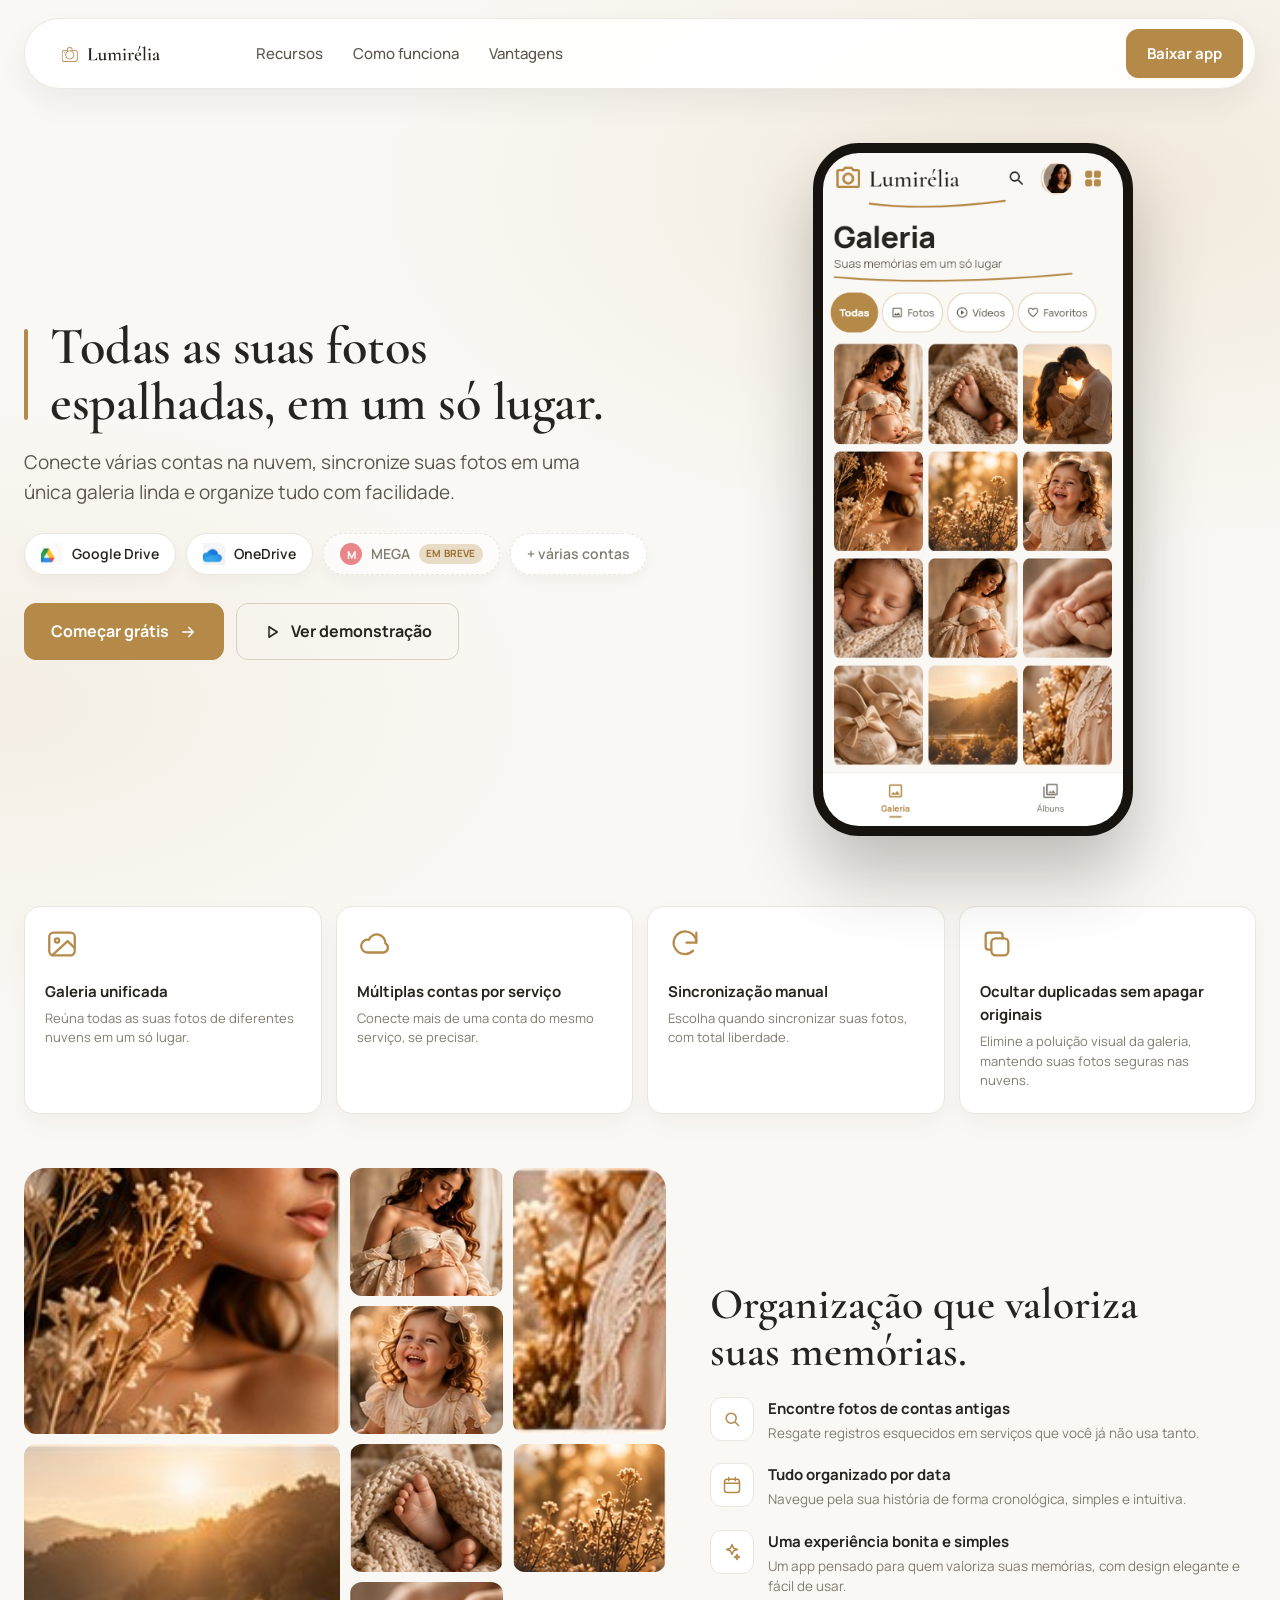
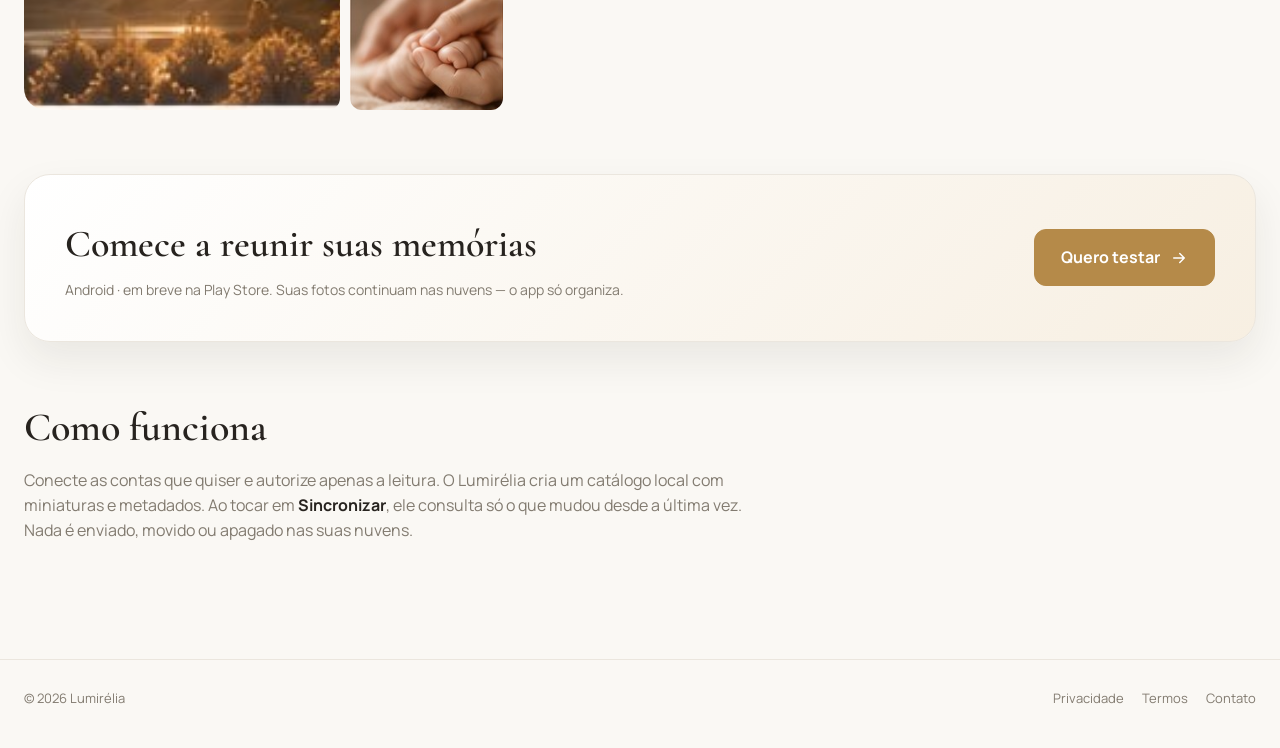
<file: index.html>
<!DOCTYPE html>
<html lang="pt-BR">
<head>
  <meta charset="utf-8" />
  <meta name="viewport" content="width=device-width, initial-scale=1" />
  <title>Lumirélia — todas as suas fotos em um só lugar</title>
  <meta name="description" content="Conecte várias contas na nuvem, sincronize suas fotos em uma única galeria e oculte duplicadas sem apagar originais." />
  <link rel="icon" href="assets/logo-mark.png" />
  <link rel="stylesheet" href="styles.css" />
</head>
<body>
  <div class="nav-wrap">
    <div class="nav">
      <a class="brand" href="index.html" aria-label="Lumirélia">
        <img src="assets/logo-horizontal.png" alt="Lumirélia" />
      </a>
      <nav class="nav-links">
        <a href="#recursos">Recursos</a>
        <a href="#como-funciona">Como funciona</a>
        <a href="#vantagens">Vantagens</a>
      </nav>
      <div class="nav-cta">
        <a class="btn nav-btn" href="#download">Baixar app</a>
      </div>
    </div>
  </div>

  <main>
    <section class="hero">
      <div class="hero-copy">
        <h1>Todas as suas fotos espalhadas, em um só lugar.</h1>
        <p class="lead">Conecte várias contas na nuvem, sincronize suas fotos em uma única galeria linda e organize tudo com facilidade.</p>

        <div class="providers" aria-label="Provedores suportados">
          <span class="pill"><img src="assets/provider-google.png" alt="" />Google Drive</span>
          <span class="pill"><img src="assets/provider-onedrive.png" alt="" />OneDrive</span>
          <span class="pill soon"><span class="mega">M</span>MEGA <small>em breve</small></span>
          <span class="pill dashed">+ várias contas</span>
        </div>

        <div class="cta">
          <a class="btn" href="#download">
            Começar grátis
            <svg class="icon" viewBox="0 0 24 24" fill="none" stroke="currentColor" stroke-width="2" stroke-linecap="round" stroke-linejoin="round"><path d="M5 12h14M13 6l6 6-6 6"/></svg>
          </a>
          <a class="btn ghost" href="#vantagens">
            <svg class="icon" viewBox="0 0 24 24" fill="none" stroke="currentColor" stroke-width="2" stroke-linejoin="round"><path d="M8 5v14l11-7z"/></svg>
            Ver demonstração
          </a>
        </div>
      </div>

      <div class="hero-phone">
        <div class="phone">
          <img src="assets/app-screenshot.png" alt="Galeria do aplicativo Lumirélia" />
        </div>
      </div>
    </section>

    <section class="features" id="recursos">
      <article class="feature">
        <svg class="ico" viewBox="0 0 24 24" fill="none" stroke="currentColor" stroke-width="1.6" stroke-linecap="round" stroke-linejoin="round">
          <rect x="3" y="4" width="18" height="16" rx="3"/>
          <circle cx="8.5" cy="9.5" r="1.5"/>
          <path d="M21 15l-5-5L5 20"/>
        </svg>
        <h3>Galeria unificada</h3>
        <p>Reúna todas as suas fotos de diferentes nuvens em um só lugar.</p>
      </article>

      <article class="feature">
        <svg class="ico" viewBox="0 0 24 24" fill="none" stroke="currentColor" stroke-width="1.6" stroke-linecap="round" stroke-linejoin="round">
          <path d="M7.5 18a4.5 4.5 0 1 1 .9-8.9A6 6 0 0 1 20 11.5 3.5 3.5 0 0 1 19 18z"/>
        </svg>
        <h3>Múltiplas contas por serviço</h3>
        <p>Conecte mais de uma conta do mesmo serviço, se precisar.</p>
      </article>

      <article class="feature">
        <svg class="ico" viewBox="0 0 24 24" fill="none" stroke="currentColor" stroke-width="1.6" stroke-linecap="round" stroke-linejoin="round">
          <path d="M20 11a8 8 0 1 0-2.3 5.7"/>
          <path d="M20 4v7h-7"/>
        </svg>
        <h3>Sincronização manual</h3>
        <p>Escolha quando sincronizar suas fotos, com total liberdade.</p>
      </article>

      <article class="feature">
        <svg class="ico" viewBox="0 0 24 24" fill="none" stroke="currentColor" stroke-width="1.6" stroke-linecap="round" stroke-linejoin="round">
          <rect x="8" y="8" width="12" height="12" rx="3"/>
          <path d="M16 8V6a2 2 0 0 0-2-2H6a2 2 0 0 0-2 2v8a2 2 0 0 0 2 2h2"/>
        </svg>
        <h3>Ocultar duplicadas sem apagar originais</h3>
        <p>Elimine a poluição visual da galeria, mantendo suas fotos seguras nas nuvens.</p>
      </article>
    </section>

    <section class="showcase" id="vantagens">
      <div class="mosaic">
        <img class="wide" src="assets/photo_04.jpg" alt="Família ao ar livre" />
        <img src="assets/photo_01.jpg" alt="Ensaio de gestante" />
        <img class="tall" src="assets/photo_12.jpg" alt="Detalhe de renda" />
        <img src="assets/photo_06.jpg" alt="Criança sorrindo" />
        <img class="wide" src="assets/photo_11.jpg" alt="Pôr do sol no lago" />
        <img src="assets/photo_02.jpg" alt="Pés de bebê" />
        <img src="assets/photo_05.jpg" alt="Flores douradas" />
        <img src="assets/photo_09.jpg" alt="Pôr do sol" />
      </div>

      <div>
        <h2>Organização que valoriza suas memórias.</h2>
        <div class="org">
          <div class="org-item">
            <span class="ico">
              <svg viewBox="0 0 24 24" fill="none" stroke="currentColor" stroke-width="1.8" stroke-linecap="round">
                <circle cx="11" cy="11" r="6"/><path d="M20 20l-4-4"/>
              </svg>
            </span>
            <div>
              <h3>Encontre fotos de contas antigas</h3>
              <p>Resgate registros esquecidos em serviços que você já não usa tanto.</p>
            </div>
          </div>

          <div class="org-item">
            <span class="ico">
              <svg viewBox="0 0 24 24" fill="none" stroke="currentColor" stroke-width="1.8" stroke-linecap="round">
                <rect x="3" y="5" width="18" height="16" rx="3"/><path d="M8 3v4M16 3v4M3 10h18"/>
              </svg>
            </span>
            <div>
              <h3>Tudo organizado por data</h3>
              <p>Navegue pela sua história de forma cronológica, simples e intuitiva.</p>
            </div>
          </div>

          <div class="org-item">
            <span class="ico">
              <svg viewBox="0 0 24 24" fill="none" stroke="currentColor" stroke-width="1.8" stroke-linecap="round" stroke-linejoin="round">
                <path d="M12 3l1.9 4.6L18.5 9l-4.6 1.4L12 15l-1.9-4.6L5.5 9l4.6-1.4z"/>
                <path d="M18 15l.9 2.1L21 18l-2.1.9L18 21l-.9-2.1L15 18l2.1-.9z"/>
              </svg>
            </span>
            <div>
              <h3>Uma experiência bonita e simples</h3>
              <p>Um app pensado para quem valoriza suas memórias, com design elegante e fácil de usar.</p>
            </div>
          </div>
        </div>
      </div>
    </section>

    <section class="download" id="download">
      <div>
        <h2>Comece a reunir suas memórias</h2>
        <p>Android · em breve na Play Store. Suas fotos continuam nas nuvens — o app só organiza.</p>
      </div>
      <a class="btn" href="mailto:farmalefdias44@outlook.com?subject=Lumir%C3%A9lia%20-%20quero%20testar">
        Quero testar
        <svg class="icon" viewBox="0 0 24 24" fill="none" stroke="currentColor" stroke-width="2" stroke-linecap="round" stroke-linejoin="round"><path d="M5 12h14M13 6l6 6-6 6"/></svg>
      </a>
    </section>

    <section id="como-funciona" style="margin-top: 54px;">
      <h2 style="font-family:'Cormorant',Georgia,serif;font-weight:600;font-size:clamp(30px,3.4vw,40px);margin:0 0 10px;">Como funciona</h2>
      <p style="max-width:720px;color:var(--muted);margin:0;">
        Conecte as contas que quiser e autorize apenas a leitura. O Lumirélia cria um catálogo
        local com miniaturas e metadados. Ao tocar em <strong style="color:var(--ink)">Sincronizar</strong>,
        ele consulta só o que mudou desde a última vez. Nada é enviado, movido ou apagado nas suas nuvens.
      </p>
    </section>
  </main>

  <footer>
    <div class="footer-inner">
      <span>© 2026 Lumirélia</span>
      <div class="footer-links">
        <a href="privacidade.html">Privacidade</a>
        <a href="termos.html">Termos</a>
        <a href="mailto:farmalefdias44@outlook.com">Contato</a>
      </div>
    </div>
  </footer>
</body>
</html>
</file>
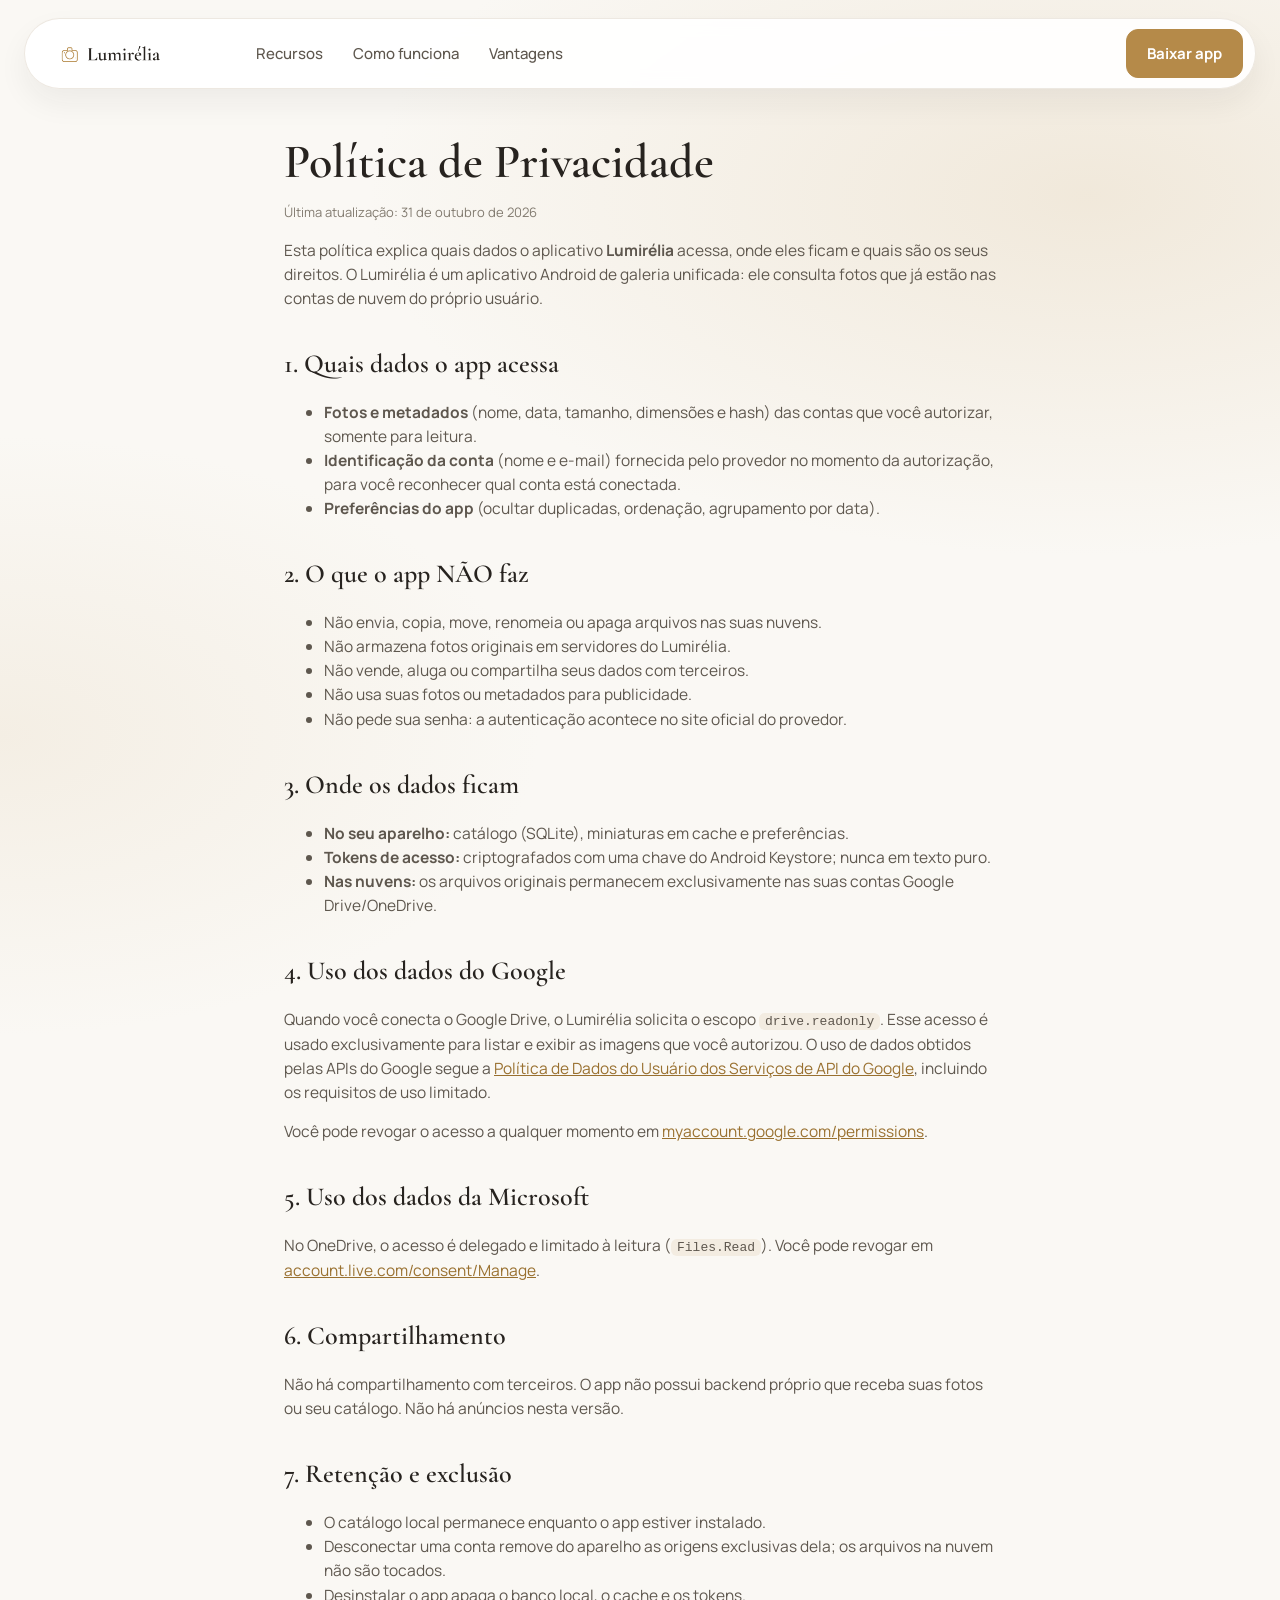
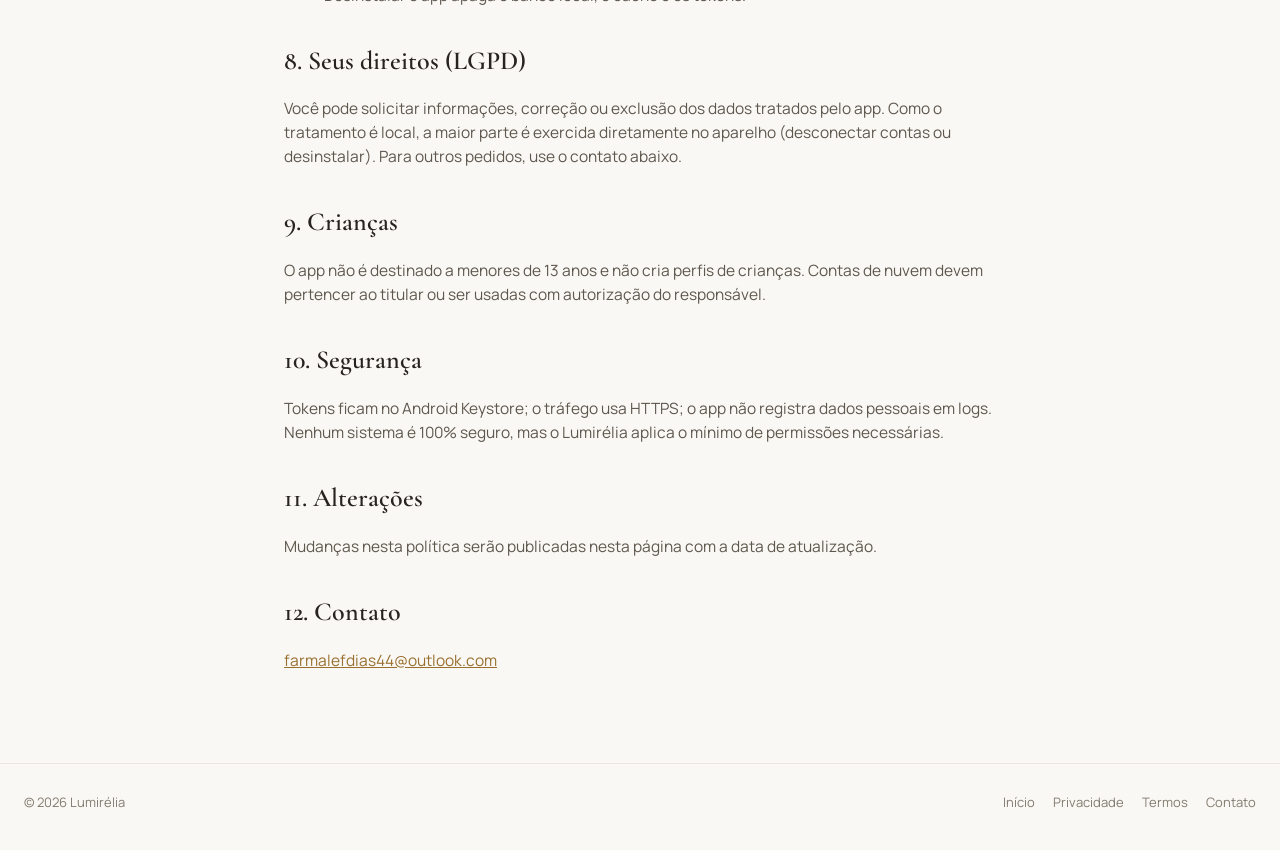
<file: privacidade.html>
<!DOCTYPE html>
<html lang="pt-BR">
<head>
  <meta charset="utf-8" />
  <meta name="viewport" content="width=device-width, initial-scale=1" />
  <title>Política de Privacidade — Lumirélia</title>
  <link rel="icon" href="assets/logo-mark.png" />
  <link rel="stylesheet" href="styles.css" />
</head>
<body>
  <div class="nav-wrap">
    <div class="nav">
      <a class="brand" href="index.html" aria-label="Lumirélia">
        <img src="assets/logo-horizontal.png" alt="Lumirélia" />
      </a>
      <nav class="nav-links">
        <a href="index.html#recursos">Recursos</a>
        <a href="index.html#como-funciona">Como funciona</a>
        <a href="index.html#vantagens">Vantagens</a>
      </nav>
      <div class="nav-cta">
        <a class="btn nav-btn" href="index.html#download">Baixar app</a>
      </div>
    </div>
  </div>

  <main class="article">
    <h1>Política de Privacidade</h1>
    <p class="small">Última atualização: 31 de outubro de 2026</p>

    <p>Esta política explica quais dados o aplicativo <strong>Lumirélia</strong> acessa, onde eles ficam e quais são os seus direitos. O Lumirélia é um aplicativo Android de galeria unificada: ele consulta fotos que já estão nas contas de nuvem do próprio usuário.</p>

    <h2>1. Quais dados o app acessa</h2>
    <ul>
      <li><strong>Fotos e metadados</strong> (nome, data, tamanho, dimensões e hash) das contas que você autorizar, somente para leitura.</li>
      <li><strong>Identificação da conta</strong> (nome e e-mail) fornecida pelo provedor no momento da autorização, para você reconhecer qual conta está conectada.</li>
      <li><strong>Preferências do app</strong> (ocultar duplicadas, ordenação, agrupamento por data).</li>
    </ul>

    <h2>2. O que o app NÃO faz</h2>
    <ul>
      <li>Não envia, copia, move, renomeia ou apaga arquivos nas suas nuvens.</li>
      <li>Não armazena fotos originais em servidores do Lumirélia.</li>
      <li>Não vende, aluga ou compartilha seus dados com terceiros.</li>
      <li>Não usa suas fotos ou metadados para publicidade.</li>
      <li>Não pede sua senha: a autenticação acontece no site oficial do provedor.</li>
    </ul>

    <h2>3. Onde os dados ficam</h2>
    <ul>
      <li><strong>No seu aparelho:</strong> catálogo (SQLite), miniaturas em cache e preferências.</li>
      <li><strong>Tokens de acesso:</strong> criptografados com uma chave do Android Keystore; nunca em texto puro.</li>
      <li><strong>Nas nuvens:</strong> os arquivos originais permanecem exclusivamente nas suas contas Google Drive/OneDrive.</li>
    </ul>

    <h2>4. Uso dos dados do Google</h2>
    <p>Quando você conecta o Google Drive, o Lumirélia solicita o escopo <code>drive.readonly</code>. Esse acesso é usado exclusivamente para listar e exibir as imagens que você autorizou. O uso de dados obtidos pelas APIs do Google segue a <a href="https://developers.google.com/terms/api-services-user-data-policy" target="_blank" rel="noopener">Política de Dados do Usuário dos Serviços de API do Google</a>, incluindo os requisitos de uso limitado.</p>
    <p>Você pode revogar o acesso a qualquer momento em <a href="https://myaccount.google.com/permissions" target="_blank" rel="noopener">myaccount.google.com/permissions</a>.</p>

    <h2>5. Uso dos dados da Microsoft</h2>
    <p>No OneDrive, o acesso é delegado e limitado à leitura (<code>Files.Read</code>). Você pode revogar em <a href="https://account.live.com/consent/Manage" target="_blank" rel="noopener">account.live.com/consent/Manage</a>.</p>

    <h2>6. Compartilhamento</h2>
    <p>Não há compartilhamento com terceiros. O app não possui backend próprio que receba suas fotos ou seu catálogo. Não há anúncios nesta versão.</p>

    <h2>7. Retenção e exclusão</h2>
    <ul>
      <li>O catálogo local permanece enquanto o app estiver instalado.</li>
      <li>Desconectar uma conta remove do aparelho as origens exclusivas dela; os arquivos na nuvem não são tocados.</li>
      <li>Desinstalar o app apaga o banco local, o cache e os tokens.</li>
    </ul>

    <h2>8. Seus direitos (LGPD)</h2>
    <p>Você pode solicitar informações, correção ou exclusão dos dados tratados pelo app. Como o tratamento é local, a maior parte é exercida diretamente no aparelho (desconectar contas ou desinstalar). Para outros pedidos, use o contato abaixo.</p>

    <h2>9. Crianças</h2>
    <p>O app não é destinado a menores de 13 anos e não cria perfis de crianças. Contas de nuvem devem pertencer ao titular ou ser usadas com autorização do responsável.</p>

    <h2>10. Segurança</h2>
    <p>Tokens ficam no Android Keystore; o tráfego usa HTTPS; o app não registra dados pessoais em logs. Nenhum sistema é 100% seguro, mas o Lumirélia aplica o mínimo de permissões necessárias.</p>

    <h2>11. Alterações</h2>
    <p>Mudanças nesta política serão publicadas nesta página com a data de atualização.</p>

    <h2>12. Contato</h2>
    <p><a href="mailto:farmalefdias44@outlook.com">farmalefdias44@outlook.com</a></p>
  </main>

  <footer>
    <div class="footer-inner">
      <span>© 2026 Lumirélia</span>
      <div class="footer-links">
        <a href="index.html">Início</a>
        <a href="privacidade.html">Privacidade</a>
        <a href="termos.html">Termos</a>
        <a href="mailto:farmalefdias44@outlook.com">Contato</a>
      </div>
    </div>
  </footer>

</body>
</html>
</file>
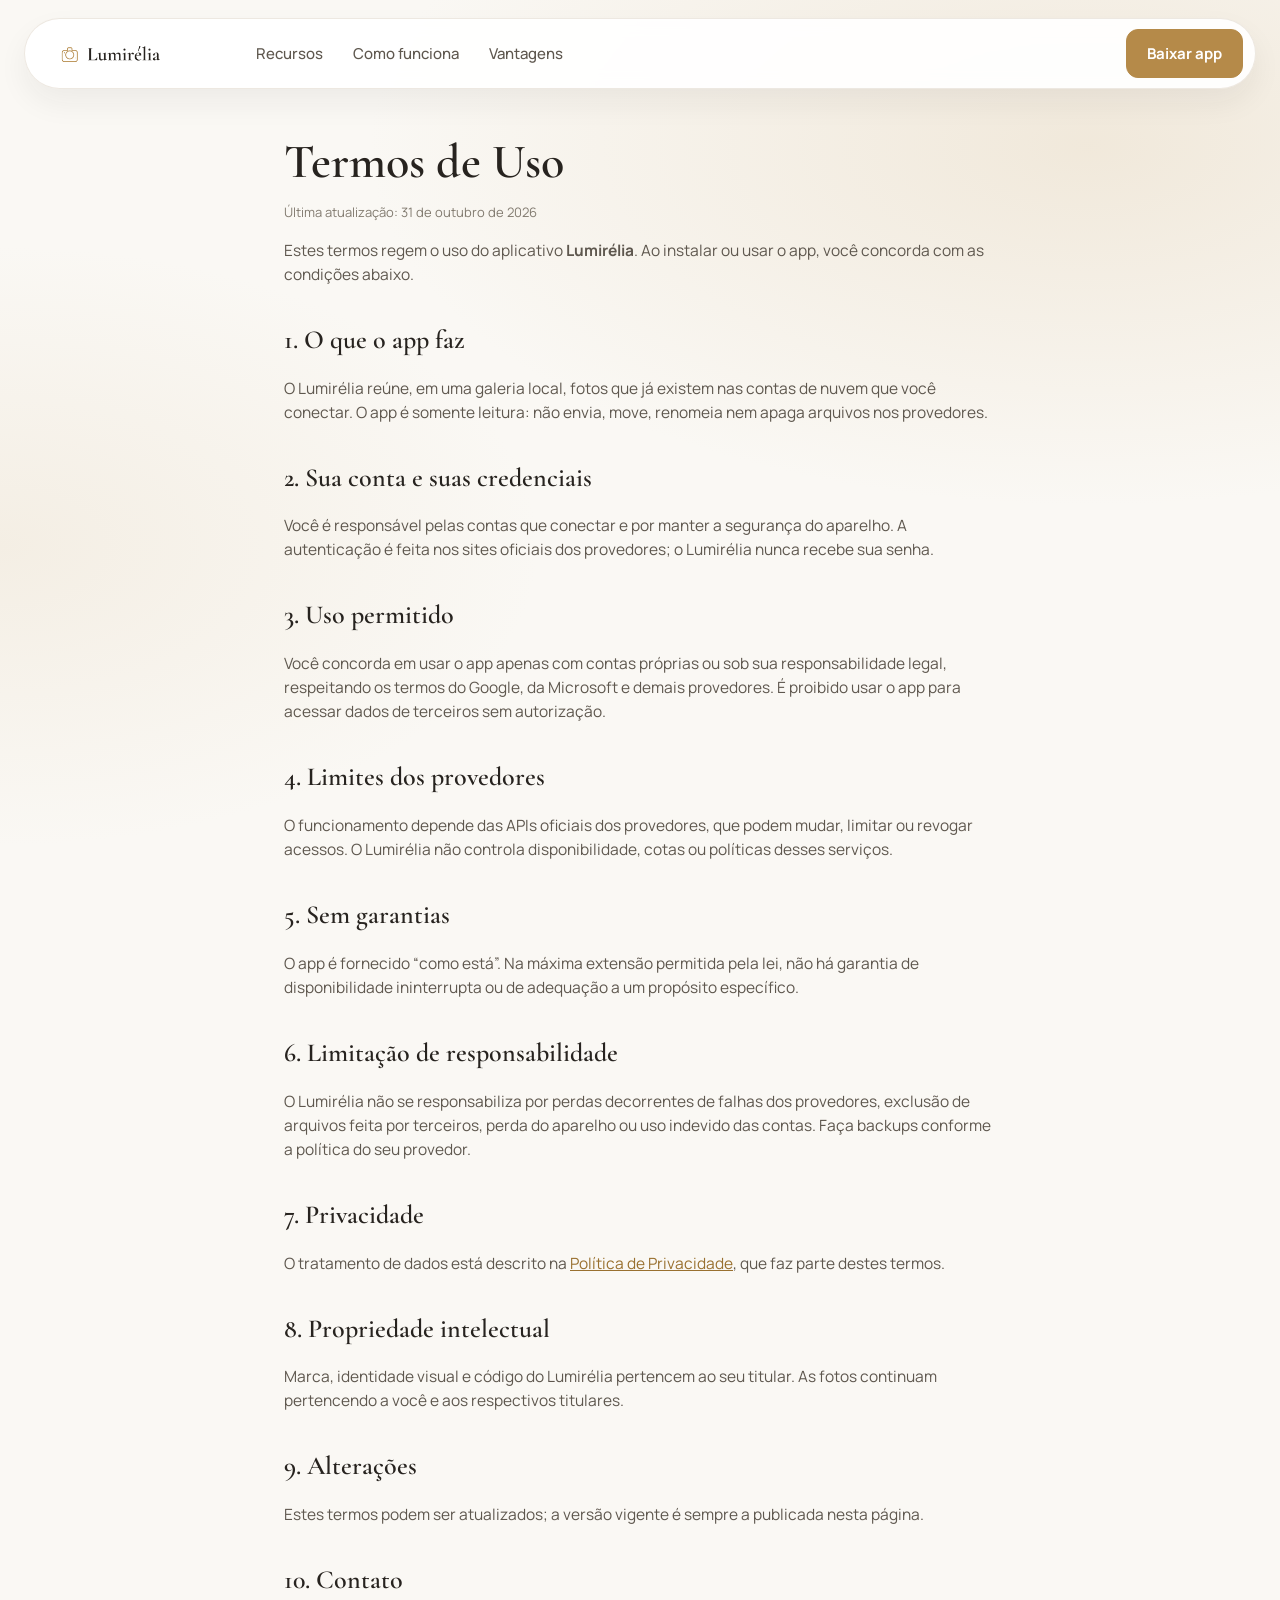
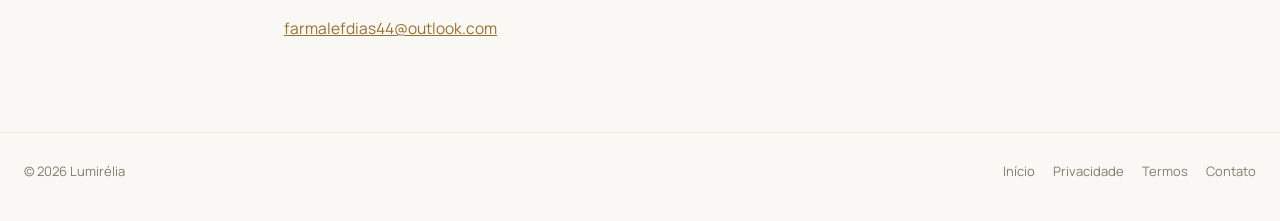
<file: termos.html>
<!DOCTYPE html>
<html lang="pt-BR">
<head>
  <meta charset="utf-8" />
  <meta name="viewport" content="width=device-width, initial-scale=1" />
  <title>Termos de Uso — Lumirélia</title>
  <link rel="icon" href="assets/logo-mark.png" />
  <link rel="stylesheet" href="styles.css" />
</head>
<body>
  <div class="nav-wrap">
    <div class="nav">
      <a class="brand" href="index.html" aria-label="Lumirélia">
        <img src="assets/logo-horizontal.png" alt="Lumirélia" />
      </a>
      <nav class="nav-links">
        <a href="index.html#recursos">Recursos</a>
        <a href="index.html#como-funciona">Como funciona</a>
        <a href="index.html#vantagens">Vantagens</a>
      </nav>
      <div class="nav-cta">
        <a class="btn nav-btn" href="index.html#download">Baixar app</a>
      </div>
    </div>
  </div>

  <main class="article">
    <h1>Termos de Uso</h1>
    <p class="small">Última atualização: 31 de outubro de 2026</p>

    <p>Estes termos regem o uso do aplicativo <strong>Lumirélia</strong>. Ao instalar ou usar o app, você concorda com as condições abaixo.</p>

    <h2>1. O que o app faz</h2>
    <p>O Lumirélia reúne, em uma galeria local, fotos que já existem nas contas de nuvem que você conectar. O app é somente leitura: não envia, move, renomeia nem apaga arquivos nos provedores.</p>

    <h2>2. Sua conta e suas credenciais</h2>
    <p>Você é responsável pelas contas que conectar e por manter a segurança do aparelho. A autenticação é feita nos sites oficiais dos provedores; o Lumirélia nunca recebe sua senha.</p>

    <h2>3. Uso permitido</h2>
    <p>Você concorda em usar o app apenas com contas próprias ou sob sua responsabilidade legal, respeitando os termos do Google, da Microsoft e demais provedores. É proibido usar o app para acessar dados de terceiros sem autorização.</p>

    <h2>4. Limites dos provedores</h2>
    <p>O funcionamento depende das APIs oficiais dos provedores, que podem mudar, limitar ou revogar acessos. O Lumirélia não controla disponibilidade, cotas ou políticas desses serviços.</p>

    <h2>5. Sem garantias</h2>
    <p>O app é fornecido “como está”. Na máxima extensão permitida pela lei, não há garantia de disponibilidade ininterrupta ou de adequação a um propósito específico.</p>

    <h2>6. Limitação de responsabilidade</h2>
    <p>O Lumirélia não se responsabiliza por perdas decorrentes de falhas dos provedores, exclusão de arquivos feita por terceiros, perda do aparelho ou uso indevido das contas. Faça backups conforme a política do seu provedor.</p>

    <h2>7. Privacidade</h2>
    <p>O tratamento de dados está descrito na <a href="privacidade.html">Política de Privacidade</a>, que faz parte destes termos.</p>

    <h2>8. Propriedade intelectual</h2>
    <p>Marca, identidade visual e código do Lumirélia pertencem ao seu titular. As fotos continuam pertencendo a você e aos respectivos titulares.</p>

    <h2>9. Alterações</h2>
    <p>Estes termos podem ser atualizados; a versão vigente é sempre a publicada nesta página.</p>

    <h2>10. Contato</h2>
    <p><a href="mailto:farmalefdias44@outlook.com">farmalefdias44@outlook.com</a></p>
  </main>

  <footer>
    <div class="footer-inner">
      <span>© 2026 Lumirélia</span>
      <div class="footer-links">
        <a href="index.html">Início</a>
        <a href="privacidade.html">Privacidade</a>
        <a href="termos.html">Termos</a>
        <a href="mailto:farmalefdias44@outlook.com">Contato</a>
      </div>
    </div>
  </footer>

</body>
</html>
</file>
<file: styles.css>
@font-face {
  font-family: 'Cormorant';
  src: url('fonts/CormorantGaramond.ttf') format('truetype');
  font-weight: 300 700;
  font-display: swap;
}
@font-face {
  font-family: 'Manrope';
  src: url('fonts/Manrope.ttf') format('truetype');
  font-weight: 200 800;
  font-display: swap;
}

:root {
  --cream: #faf8f4;
  --cream-deep: #f3ece1;
  --gold: #b58a49;
  --gold-deep: #99702f;
  --gold-soft: #e9dcc6;
  --ink: #27231f;
  --ink-soft: #5e574e;
  --muted: #827b70;
  --line: #ebe6de;
  --surface: #ffffff;
  --shadow: 0 18px 40px rgba(39, 35, 31, 0.08);
}

* { box-sizing: border-box; }
html { scroll-behavior: smooth; }

body {
  margin: 0;
  background:
    radial-gradient(1200px 600px at 85% 8%, rgba(233, 220, 198, 0.55), transparent 60%),
    radial-gradient(900px 500px at 0% 30%, rgba(233, 220, 198, 0.35), transparent 60%),
    var(--cream);
  color: var(--ink);
  font-family: 'Manrope', -apple-system, 'Segoe UI', Roboto, Arial, sans-serif;
  line-height: 1.55;
  -webkit-font-smoothing: antialiased;
}

img { max-width: 100%; display: block; }
a { color: var(--gold-deep); }

/* ---------------------------------------------------------------- nav */

.nav-wrap {
  max-width: 1320px;
  margin: 18px auto 0;
  padding: 0 24px;
}

.nav {
  display: flex;
  align-items: center;
  gap: 28px;
  background: rgba(255, 255, 255, 0.92);
  border: 1px solid rgba(235, 230, 222, 0.9);
  border-radius: 999px;
  padding: 10px 12px 10px 24px;
  box-shadow: 0 14px 30px rgba(39, 35, 31, 0.06);
  backdrop-filter: blur(8px);
}

.brand { display: flex; align-items: center; }
.brand img { height: 46px; width: auto; }

.nav-links {
  display: flex;
  gap: 30px;
  margin-left: 26px;
}

.nav-links a {
  color: var(--ink-soft);
  text-decoration: none;
  font-size: 15px;
  font-weight: 500;
}

.nav-links a:hover { color: var(--gold-deep); }

.nav-cta { margin-left: auto; }

/* -------------------------------------------------------------- buttons */

.btn {
  display: inline-flex;
  align-items: center;
  justify-content: center;
  gap: 10px;
  background: var(--gold);
  color: #fff;
  text-decoration: none;
  font-weight: 700;
  font-size: 16px;
  padding: 15px 26px;
  border-radius: 12px;
  border: 1px solid var(--gold);
  transition: background 0.18s ease, transform 0.18s ease;
  cursor: pointer;
}

.btn:hover { background: var(--gold-deep); border-color: var(--gold-deep); }
.btn:active { transform: translateY(1px); }

.btn.nav-btn {
  padding: 12px 20px;
  font-size: 15px;
}

.btn.ghost {
  background: transparent;
  color: var(--ink);
  border: 1px solid #d9cfbe;
}

.btn.ghost:hover { background: #fff; }

.btn .icon { width: 18px; height: 18px; }

/* ---------------------------------------------------------------- hero */

main { max-width: 1320px; margin: 0 auto; padding: 0 24px 60px; }

.hero {
  display: grid;
  grid-template-columns: minmax(0, 1.05fr) minmax(0, 0.95fr);
  gap: 40px;
  align-items: center;
  padding: 54px 0 28px;
}

.hero-copy { max-width: 720px; }

.hero h1 {
  position: relative;
  font-family: 'Cormorant', Georgia, serif;
  font-weight: 600;
  font-size: clamp(38px, 4.1vw, 58px);
  line-height: 1.06;
  letter-spacing: -0.5px;
  margin: 0 0 18px;
  padding-left: 26px;
}

.hero h1::before {
  content: '';
  position: absolute;
  left: 0;
  top: 10px;
  bottom: 10px;
  width: 4px;
  border-radius: 4px;
  background: var(--gold);
}

.hero .lead {
  font-size: clamp(16px, 1.6vw, 19px);
  color: var(--ink-soft);
  max-width: 560px;
  margin: 0 0 26px;
}

.providers {
  display: flex;
  flex-wrap: wrap;
  gap: 10px;
  margin-bottom: 28px;
}

.pill {
  display: inline-flex;
  align-items: center;
  gap: 9px;
  background: #fff;
  border: 1px solid var(--line);
  border-radius: 999px;
  padding: 9px 16px;
  font-size: 14px;
  font-weight: 600;
  color: var(--ink);
  box-shadow: 0 6px 14px rgba(39, 35, 31, 0.04);
}

.pill img { width: 22px; height: 22px; }
.pill .mega {
  width: 22px; height: 22px; border-radius: 50%;
  background: #d9272e; color: #fff;
  display: grid; place-items: center;
  font-size: 11px; font-weight: 800;
}
.pill.dashed { color: var(--muted); border-style: dashed; }

.cta { display: flex; flex-wrap: wrap; gap: 12px; }

/* --------------------------------------------------------------- phone */

.hero-phone {
  display: flex;
  justify-content: center;
  position: relative;
}

.hero-phone::before {
  content: '';
  position: absolute;
  inset: 8% 4% 0 6%;
  background: radial-gradient(closest-side, rgba(181, 138, 73, 0.20), transparent 72%);
  filter: blur(6px);
  z-index: 0;
}

.phone {
  position: relative;
  z-index: 1;
  width: min(320px, 78vw);
  aspect-ratio: 390 / 844;
  border: 10px solid #17140f;
  border-radius: 46px;
  background: #17140f;
  box-shadow: 0 40px 70px rgba(39, 35, 31, 0.28);
  overflow: hidden;
}

.phone img { width: 100%; height: 100%; object-fit: cover; }

.phone::after {
  content: none;
}

/* ------------------------------------------------------------- features */

.features {
  display: grid;
  grid-template-columns: repeat(4, minmax(0, 1fr));
  gap: 14px;
  margin: 42px 0 8px;
}

.feature {
  background: #fff;
  border: 1px solid var(--line);
  border-radius: 16px;
  padding: 20px 20px 22px;
  box-shadow: 0 10px 24px rgba(39, 35, 31, 0.04);
}

.feature .ico {
  width: 34px; height: 34px;
  color: var(--gold);
  margin-bottom: 12px;
}

.feature h3 {
  margin: 0 0 6px;
  font-size: 15px;
  font-weight: 700;
}

.feature p {
  margin: 0;
  font-size: 13px;
  color: var(--muted);
  line-height: 1.5;
}

/* ------------------------------------------------------------- showcase */

.showcase {
  display: grid;
  grid-template-columns: minmax(0, 1.08fr) minmax(0, 0.92fr);
  gap: 44px;
  align-items: center;
  margin-top: 54px;
}

.mosaic {
  display: grid;
  grid-template-columns: repeat(4, 1fr);
  grid-auto-rows: 128px;
  gap: 10px;
  border-radius: 22px;
  overflow: hidden;
}

.mosaic img {
  width: 100%; height: 100%;
  object-fit: cover;
  border-radius: 12px;
}

.mosaic .wide { grid-column: span 2; grid-row: span 2; }
.mosaic .tall { grid-row: span 2; }

.showcase h2 {
  font-family: 'Cormorant', Georgia, serif;
  font-weight: 600;
  font-size: clamp(30px, 3.4vw, 44px);
  line-height: 1.08;
  margin: 0 0 22px;
  max-width: 460px;
}

.org { display: grid; gap: 20px; }

.org-item { display: grid; grid-template-columns: 44px 1fr; gap: 14px; }

.org-item .ico {
  width: 44px; height: 44px;
  border-radius: 12px;
  border: 1px solid var(--line);
  background: #fff;
  color: var(--gold);
  display: grid;
  place-items: center;
}

.org-item .ico svg { width: 20px; height: 20px; }

.org-item h3 { margin: 0 0 3px; font-size: 15px; font-weight: 700; }
.org-item p { margin: 0; font-size: 13.5px; color: var(--muted); line-height: 1.5; }

/* -------------------------------------------------------------- download */

.download {
  margin-top: 64px;
  background: linear-gradient(135deg, #fff, #f7efe2);
  border: 1px solid var(--line);
  border-radius: 26px;
  padding: 40px;
  display: flex;
  flex-wrap: wrap;
  align-items: center;
  gap: 24px;
  justify-content: space-between;
  box-shadow: var(--shadow);
}

.download h2 {
  font-family: 'Cormorant', Georgia, serif;
  font-weight: 600;
  font-size: clamp(28px, 3vw, 38px);
  margin: 0 0 6px;
}

.download p { margin: 0; color: var(--muted); font-size: 14px; }

/* ---------------------------------------------------------------- footer */

footer {
  border-top: 1px solid var(--line);
  margin-top: 56px;
  padding: 28px 24px 40px;
}

.footer-inner {
  max-width: 1320px;
  margin: 0 auto;
  display: flex;
  flex-wrap: wrap;
  gap: 14px 24px;
  align-items: center;
  justify-content: space-between;
  color: var(--muted);
  font-size: 13px;
}

.footer-inner a { color: var(--muted); text-decoration: none; }
.footer-inner a:hover { color: var(--gold-deep); }
.footer-links { display: flex; gap: 18px; flex-wrap: wrap; }

/* ------------------------------------------------------------- article */

.article {
  max-width: 760px;
  margin: 0 auto;
  padding: 48px 24px 20px;
}

.article h1 {
  font-family: 'Cormorant', Georgia, serif;
  font-size: clamp(34px, 5vw, 48px);
  font-weight: 600;
  line-height: 1.08;
  margin: 0 0 8px;
}

.article h2 {
  font-family: 'Cormorant', Georgia, serif;
  font-size: 26px;
  font-weight: 600;
  margin: 34px 0 10px;
}

.article p, .article li { color: var(--ink-soft); font-size: 15.5px; }
.article .small { color: var(--muted); font-size: 13px; }
.article code {
  background: #f3ece1;
  border-radius: 6px;
  padding: 1px 6px;
  font-size: 13px;
}

/* ------------------------------------------------------------ responsive */

@media (max-width: 1080px) {
  .features { grid-template-columns: repeat(2, minmax(0, 1fr)); }
  .showcase { grid-template-columns: 1fr; gap: 30px; }
  .showcase h2 { max-width: none; }
}

@media (max-width: 860px) {
  .nav-links { display: none; }
  .nav { padding-left: 18px; }
  .brand img { height: 34px; }
  .hero { grid-template-columns: 1fr; padding-top: 34px; gap: 28px; }
  .hero-phone { order: -1; }
  .hero h1 { font-size: clamp(38px, 9vw, 56px); }
  .phone { width: min(290px, 70vw); }
  .mosaic { grid-auto-rows: 100px; }
  .download { padding: 28px; }
}

@media (max-width: 560px) {
  .features { grid-template-columns: 1fr; }
  .nav-cta { display: none; }
  .mosaic { grid-auto-rows: 86px; }
  .hero-copy { max-width: none; }
  main { padding: 0 18px 40px; }
}


/* provedores ainda não disponíveis */
.pill.soon {
  color: var(--muted);
  background: rgba(255, 255, 255, 0.6);
  border-style: dashed;
}
.pill.soon .mega { opacity: 0.55; }
.pill.soon small {
  font-size: 10px;
  font-weight: 700;
  letter-spacing: 0.2px;
  text-transform: uppercase;
  color: var(--gold-deep);
  background: var(--gold-soft);
  border-radius: 999px;
  padding: 2px 7px;
}
</file>
